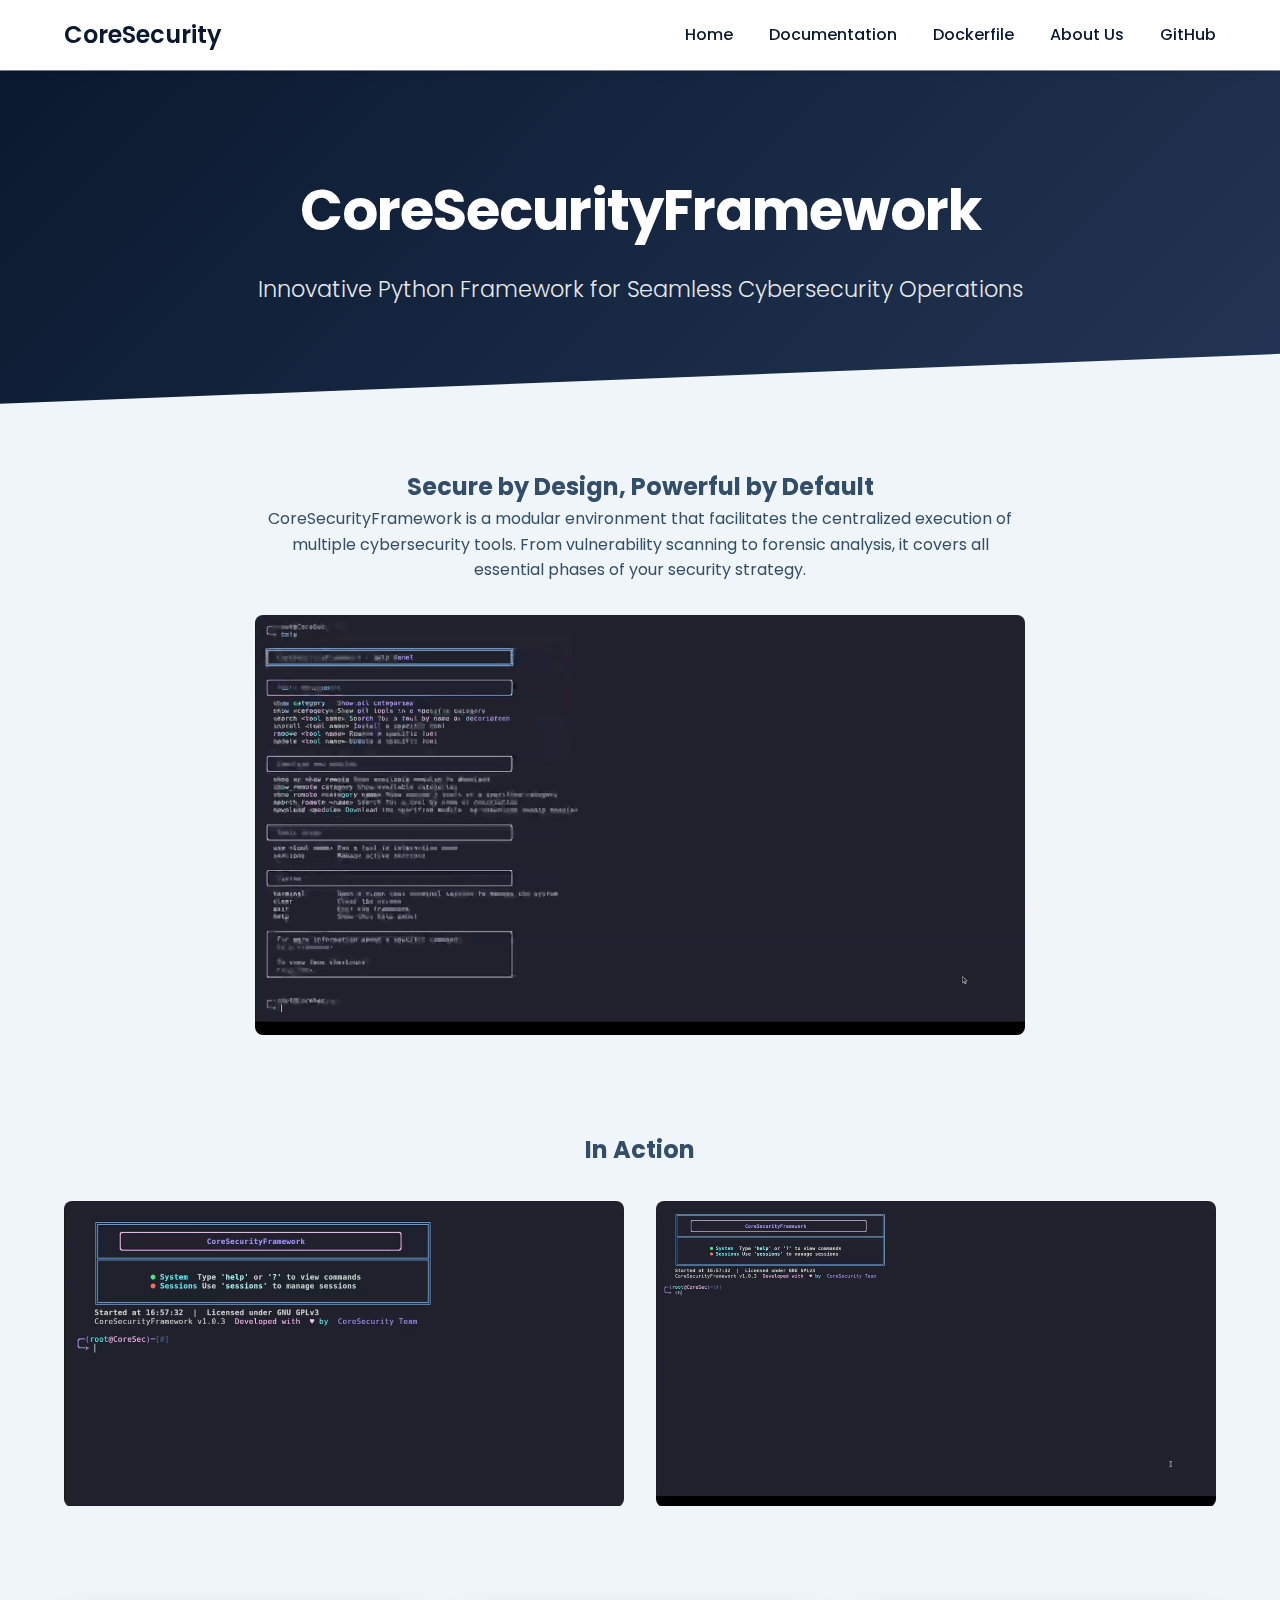
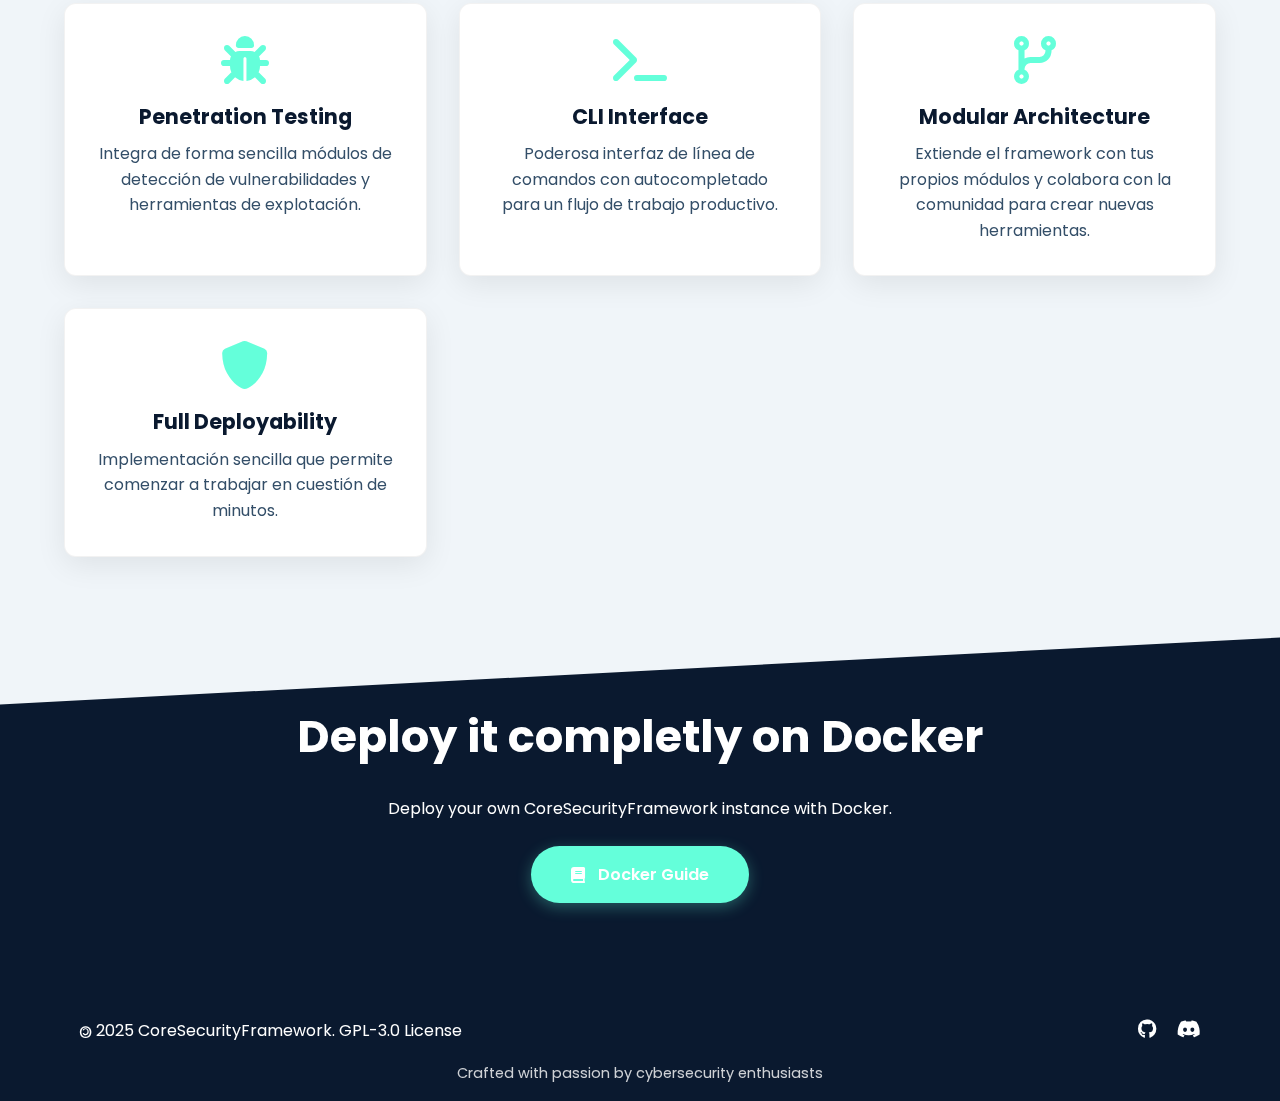
<file: index.html>
<!DOCTYPE html>
<html lang="en">

<head>
    <meta charset="UTF-8" />
    <meta name="viewport" content="width=device-width, initial-scale=1.0"/>
    <title>CoreSecurity - Home</title>
    <link rel="icon" type="image/x-icon" href="favicon.ico"/>
    <meta name="description"
          content="Open-source Python framework for network security, forensic analysis, and penetration testing. Designed for security professionals and ethical hackers."/>
    <meta property="og:title" content="CoreSecurityFramework"/>
    <meta property="og:description" content="Innovative Python Cybersecurity Toolkit"/>
    <!-- Google Fonts -->
    <link href="https://fonts.googleapis.com/css2?family=Poppins:wght@300;400;600&display=swap" rel="stylesheet">
    <link href="https://cdnjs.cloudflare.com/ajax/libs/font-awesome/6.0.0-beta3/css/all.min.css" rel="stylesheet"/>
    <link rel="stylesheet" href="styles.css"/>
</head>

<body>
    <!-- Navegación principal -->
    <nav class="nav">
        <div class="container nav-content">
            <h2 class="logo">CoreSecurity</h2>
            <div class="nav-links">
                <a href="index.html">Home</a>
                <a href="docs.html">Documentation</a>
                <a href="docker.html">Dockerfile</a>
                <a href="about.html">About Us</a>
                <a href="https://github.com/CoreSecFrame/CoreSecFrame">GitHub</a>
            </div>
        </div>
    </nav>

    <!-- Hero -->
    <header class="hero">
        <div class="container">
            <h1>CoreSecurityFramework</h1>
            <p class="header-subtitle">Innovative Python Framework for Seamless Cybersecurity Operations</p>
        </div>
    </header>

    <!-- Intro con imagen y explicación -->
    <section class="intro">
        <div class="container intro-content">
            <h2>Secure by Design, Powerful by Default</h2>
            <p>
                CoreSecurityFramework is a modular environment that facilitates the centralized execution of multiple cybersecurity tools.
                From vulnerability scanning to forensic analysis, it covers all essential phases of your security strategy.
            </p>
            <video autoplay muted loop playsinline style="border-radius: 8px; margin-top: 2rem; width: 100%; display: block;">
                <source src="assets/main.mp4" type="video/mp4">
                Your browser does not support the video tag.
            </video>
        </div>
    </section>
    
    <!-- Sección de vídeos demostrativos en loop sin controles -->
    <section class="container" style="padding: 2rem 0; text-align:center;">
        <h2>In Action</h2>
        <div style="display: grid; gap: 2rem; grid-template-columns: repeat(auto-fit, minmax(300px, 1fr)); margin-top: 2rem;">
            <div>
                <video autoplay muted loop playsinline style="border-radius: 8px; width: 100%; display: block;">
                    <source src="assets/demo.mp4" type="video/mp4">
                    Your browser does not support the video tag.
                </video>
            </div>
            <div>
                <video autoplay muted loop playsinline style="border-radius: 8px; width: 100%; display: block;">
                    <source src="assets/shop.mp4" type="video/mp4">
                    Your browser does not support the video tag.
                </video>
            </div>
        </div>
    </section>

    <!-- Features -->
    <section id="features" class="features container">
        <div class="feature">
            <i class="fas fa-bug"></i>
            <h3>Penetration Testing</h3>
            <p>Integra de forma sencilla módulos de detección de vulnerabilidades y herramientas de explotación.</p>
        </div>
        <div class="feature">
            <i class="fas fa-terminal"></i>
            <h3>CLI Interface</h3>
            <p>Poderosa interfaz de línea de comandos con autocompletado para un flujo de trabajo productivo.</p>
        </div>
        <div class="feature">
            <i class="fas fa-code-branch"></i>
            <h3>Modular Architecture</h3>
            <p>Extiende el framework con tus propios módulos y colabora con la comunidad para crear nuevas herramientas.</p>
        </div>
        <div class="feature">
            <i class="fas fa-shield-alt"></i>
            <h3>Full Deployability</h3>
            <p>Implementación sencilla que permite comenzar a trabajar en cuestión de minutos.</p>
        </div>
    </section>

    <!-- CTA Section -->
    <section class="cta">
        <div class="container">
            <h2>Deploy it completly on Docker</h2>
            <p>Deploy your own CoreSecurityFramework instance with Docker.</p>
            <a href="docker.html" class="cta-btn">
                <i class="fas fa-book"></i> Docker Guide
            </a>
        </div>
    </section>

    <!-- Footer -->
    <footer>
        <div class="container footer-content">
            <p><span class="copyleft">&copy;</span> 2025 CoreSecurityFramework. GPL-3.0 License</p>
            <div class="social-links">
                <a href="https://github.com/CoreSecFrame/CoreSecFrame"><i class="fab fa-github"></i></a>
                <a href="#"><i class="fab fa-discord"></i></a>
            </div>
        </div>
        <div class="container footer-credit">
            <p>Crafted with passion by cybersecurity enthusiasts</p>
        </div>
    </footer>
</body>
</html>
</file>
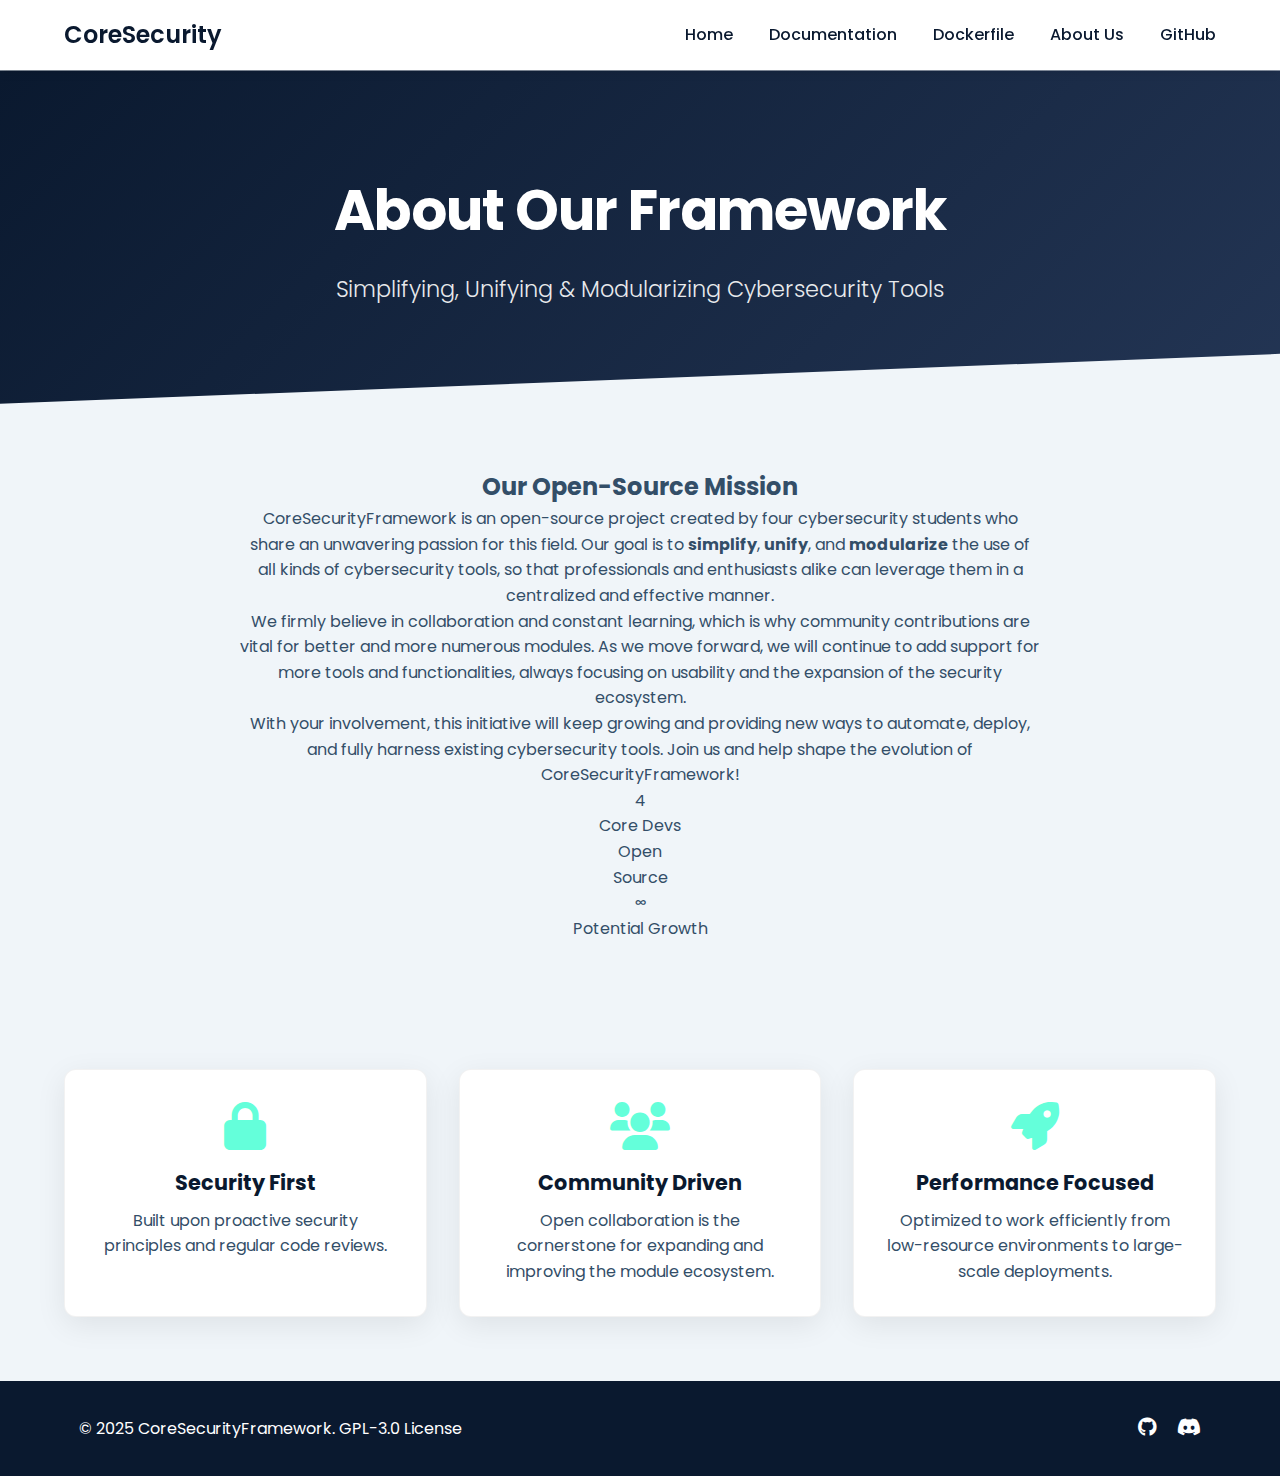
<file: about.html>
<!DOCTYPE html>
<html lang="en">
<head>
    <meta charset="UTF-8">
    <meta name="viewport" content="width=device-width, initial-scale=1.0">
    <title>CoreSecurity - About</title>
    <link rel="icon" type="image/x-icon" href="favicon.ico"/>
    <meta name="description" content="Learn about CoreSecurityFramework's origin, its open-source philosophy, and the team behind it">
    <!-- Google Fonts -->
    <link href="https://fonts.googleapis.com/css2?family=Poppins:wght@300;400;600&display=swap" rel="stylesheet">
    <link href="https://cdnjs.cloudflare.com/ajax/libs/font-awesome/6.0.0-beta3/css/all.min.css" rel="stylesheet">
    <link rel="stylesheet" href="styles.css">
</head>
<body>
    <!-- Navigation -->
    <nav class="nav">
        <div class="container nav-content">
            <h2 class="logo">CoreSecurity</h2>
            <div class="nav-links">
                <a href="index.html">Home</a>
                <a href="docs.html">Documentation</a>
                <a href="docker.html">Dockerfile</a>
                <a href="about.html">About Us</a>
                <a href="https://github.com/CoreSecFrame/CoreSecFrame">GitHub</a>
            </div>
        </div>
    </nav>

    <!-- Hero / Header -->
    <header class="hero about-hero">
        <div class="container">
            <h1>About Our Framework</h1>
            <p class="header-subtitle">Simplifying, Unifying & Modularizing Cybersecurity Tools</p>
        </div>
    </header>

    <!-- Introduction Section -->
    <section class="intro">
        <div class="container">
            <div class="intro-content">
                <h2>Our Open-Source Mission</h2>
                <p>
                    CoreSecurityFramework is an open-source project created by four cybersecurity students who share an unwavering passion for this field. Our goal is to <strong>simplify</strong>, <strong>unify</strong>, and <strong>modularize</strong> the use of all kinds of cybersecurity tools, so that professionals and enthusiasts alike can leverage them in a centralized and effective manner.
                </p>
                <p>
                    We firmly believe in collaboration and constant learning, which is why community contributions are vital for better and more numerous modules. As we move forward, we will continue to add support for more tools and functionalities, always focusing on usability and the expansion of the security ecosystem.
                </p>
                <p>
                    With your involvement, this initiative will keep growing and providing new ways to automate, deploy, and fully harness existing cybersecurity tools. Join us and help shape the evolution of CoreSecurityFramework!
                </p>

                <div class="stats-grid">
                    <div class="stat">
                        <div class="stat-number">4</div>
                        <div class="stat-label">Core Devs</div>
                    </div>
                    <div class="stat">
                        <div class="stat-number">Open</div>
                        <div class="stat-label">Source</div>
                    </div>
                    <div class="stat">
                        <div class="stat-number">∞</div>
                        <div class="stat-label">Potential Growth</div>
                    </div>
                </div>
            </div>
        </div>
    </section>

    <!-- Philosophy / Pillars -->
    <section id="philosophy" class="features container">
        <div class="feature">
            <i class="fas fa-lock"></i>
            <h3>Security First</h3>
            <p>Built upon proactive security principles and regular code reviews.</p>
        </div>
        <div class="feature">
            <i class="fas fa-users"></i>
            <h3>Community Driven</h3>
            <p>Open collaboration is the cornerstone for expanding and improving the module ecosystem.</p>
        </div>
        <div class="feature">
            <i class="fas fa-rocket"></i>
            <h3>Performance Focused</h3>
            <p>Optimized to work efficiently from low-resource environments to large-scale deployments.</p>
        </div>
    </section>

    <!-- Footer -->
    <footer>
        <div class="container footer-content">
            <p>&copy; 2025 CoreSecurityFramework. GPL-3.0 License</p>
            <div class="social-links">
                <a href="https://github.com/CoreSecFrame/CoreSecFrame"><i class="fab fa-github"></i></a>
                <a href="#"><i class="fab fa-discord"></i></a>
            </div>
        </div>
    </footer>
</body>
</html>
</file>
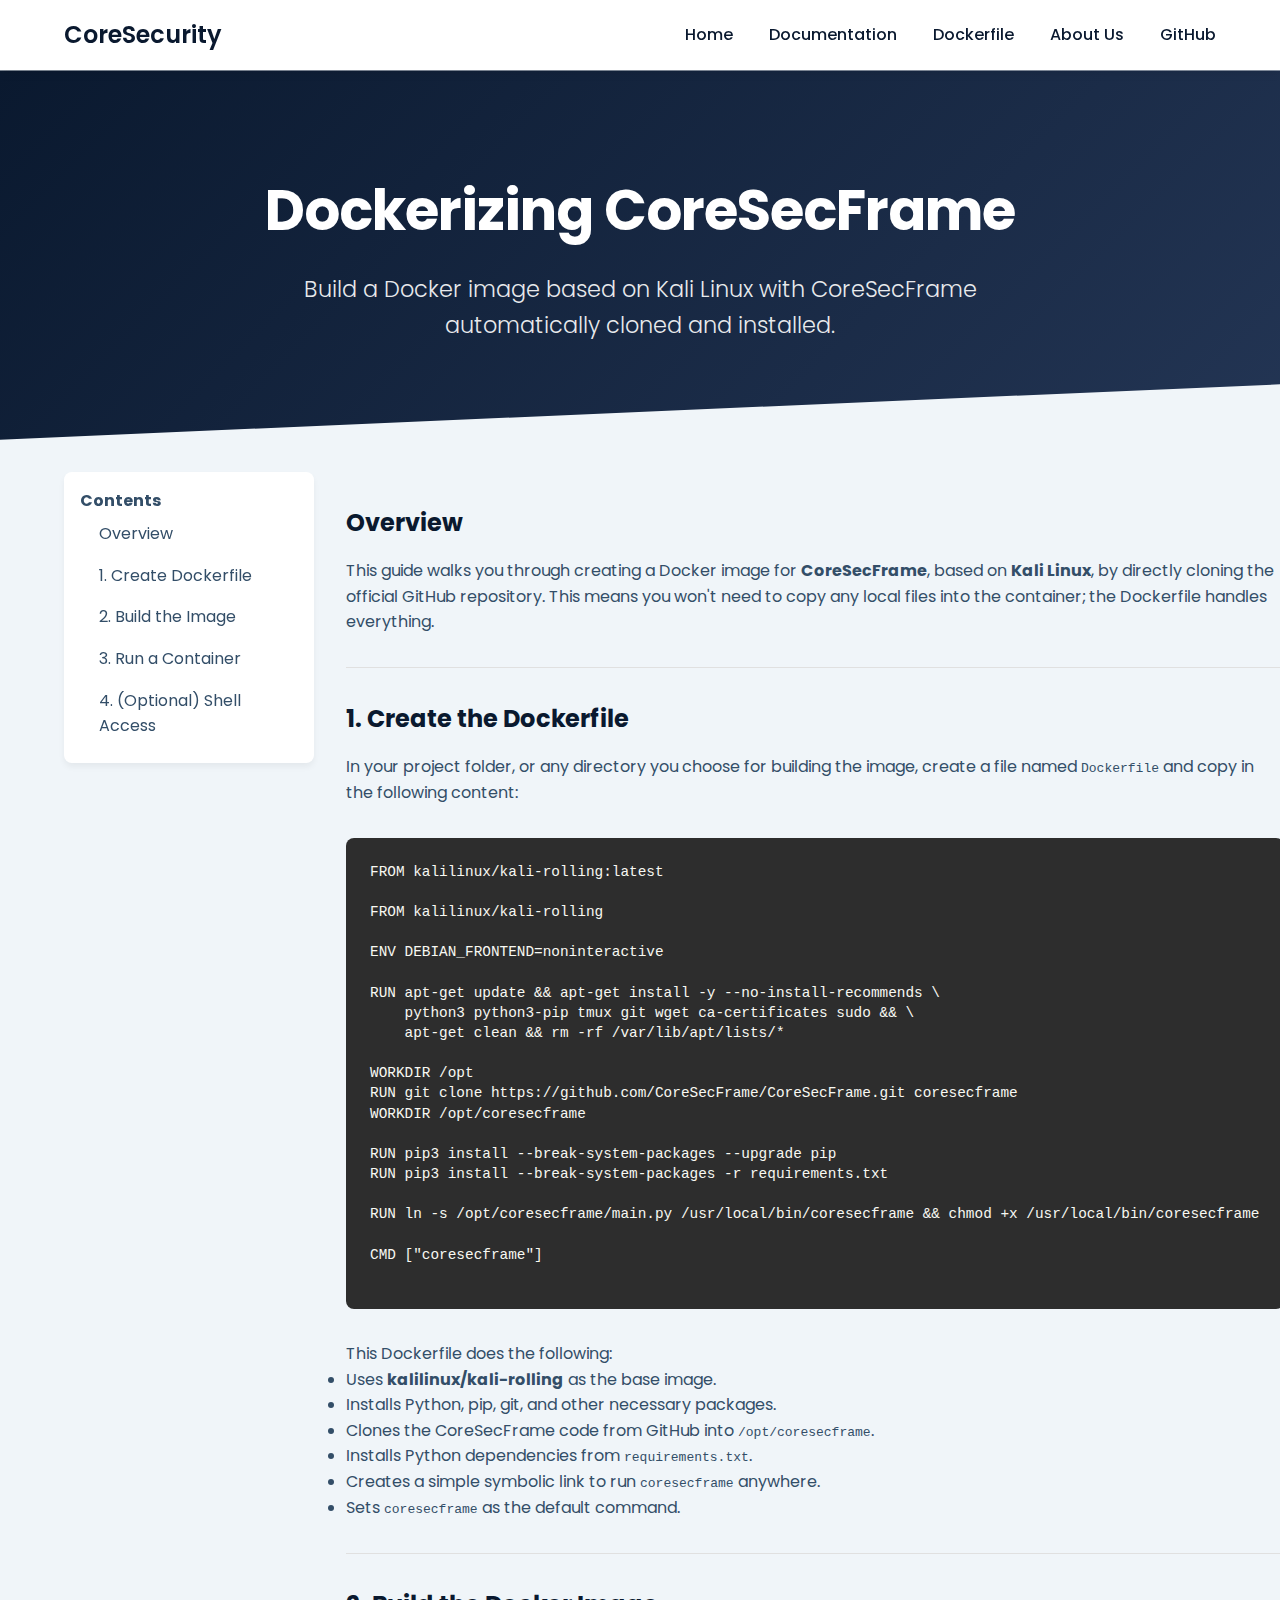
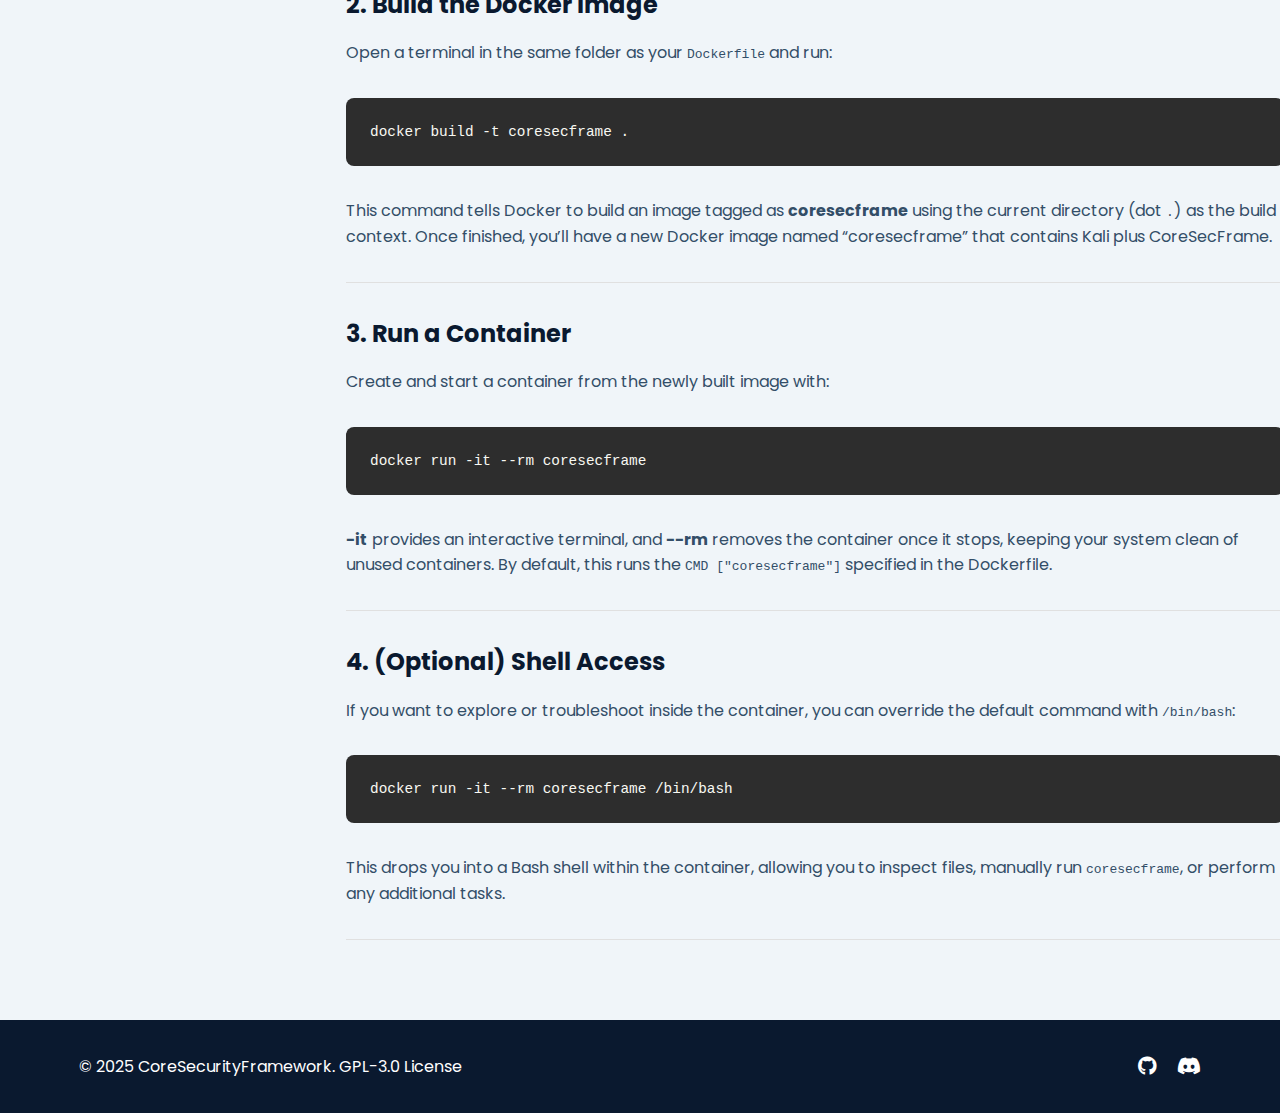
<file: docker.html>
<!DOCTYPE html>
<html lang="en">
<head>
    <!-- Head (cabecera) coherente con el resto del sitio -->
    <meta charset="UTF-8">
    <meta name="viewport" content="width=device-width, initial-scale=1.0">
    <title>CoreSecurity - Docker</title>
    <link rel="icon" type="image/x-icon" href="favicon.ico"/>
    <meta name="description"
          content="Tutorial on how to create a Docker image for CoreSecFrame based on Kali Linux, cloning from GitHub">

    <!-- Fuentes y estilos del proyecto -->
    <link href="https://fonts.googleapis.com/css2?family=Poppins:wght@300;400;600&display=swap" rel="stylesheet">
    <link href="https://cdnjs.cloudflare.com/ajax/libs/font-awesome/6.0.0-beta3/css/all.min.css" rel="stylesheet">
    <!-- Ajustar la ruta si tu archivo styles.css está en otra ubicación -->
    <link rel="stylesheet" href="styles.css">
</head>
<body>
    <!-- Barra de navegación -->
    <nav class="nav">
        <div class="container nav-content">
            <h2 class="logo">CoreSecurity</h2>
            <div class="nav-links">
                <a href="index.html">Home</a>
                <a href="docs.html">Documentation</a>
                <a href="docker.html">Dockerfile</a>
                <a href="about.html">About Us</a>
                <a href="https://github.com/CoreSecFrame/CoreSecFrame">GitHub</a>
            </div>
        </div>
    </nav>

    <!-- Hero (encabezado) -->
    <header class="hero docs-hero">
        <div class="container">
            <h1>Dockerizing CoreSecFrame</h1>
            <p class="header-subtitle">
                Build a Docker image based on Kali Linux with CoreSecFrame
                automatically cloned and installed.
            </p>
        </div>
    </header>

    <!-- Contenido principal -->
    <div class="container docs-container" style="margin-bottom: 3rem;">
        <!-- Menú lateral (opcional) -->
        <aside class="doc-nav">
            <h4>Contents</h4>
            <a href="#overview">Overview</a>
            <a href="#dockerfile">1. Create Dockerfile</a>
            <a href="#build">2. Build the Image</a>
            <a href="#run">3. Run a Container</a>
            <a href="#shell">4. (Optional) Shell Access</a>
        </aside>

        <!-- Secciones de documentación -->
        <main class="doc-content">
            <!-- Descripción general -->
            <section id="overview" class="doc-section">
                <h2>Overview</h2>
                <p>
                    This guide walks you through creating a Docker image for
                    <strong>CoreSecFrame</strong>, based on
                    <strong>Kali Linux</strong>, by directly cloning the
                    official GitHub repository. This means you won't need
                    to copy any local files into the container; the Dockerfile
                    handles everything.
                </p>
            </section>

            <!-- Paso 1: Dockerfile -->
            <section id="dockerfile" class="doc-section">
                <h2>1. Create the Dockerfile</h2>
                <p>
                    In your project folder, or any directory you choose for building the image,
                    create a file named <code>Dockerfile</code> and copy in the following content:
                </p>
                <div class="code-snippet">
<pre><code>FROM kalilinux/kali-rolling:latest

FROM kalilinux/kali-rolling

ENV DEBIAN_FRONTEND=noninteractive

RUN apt-get update && apt-get install -y --no-install-recommends \
    python3 python3-pip tmux git wget ca-certificates sudo && \
    apt-get clean && rm -rf /var/lib/apt/lists/*

WORKDIR /opt
RUN git clone https://github.com/CoreSecFrame/CoreSecFrame.git coresecframe
WORKDIR /opt/coresecframe

RUN pip3 install --break-system-packages --upgrade pip
RUN pip3 install --break-system-packages -r requirements.txt

RUN ln -s /opt/coresecframe/main.py /usr/local/bin/coresecframe && chmod +x /usr/local/bin/coresecframe

CMD ["coresecframe"]

</code></pre>
                </div>
                <p>
                    This Dockerfile does the following:
                </p>
                <ul>
                    <li>Uses <strong>kalilinux/kali-rolling</strong> as the base image.</li>
                    <li>Installs Python, pip, git, and other necessary packages.</li>
                    <li>Clones the CoreSecFrame code from GitHub into <code>/opt/coresecframe</code>.</li>
                    <li>Installs Python dependencies from <code>requirements.txt</code>.</li>
                    <li>Creates a simple symbolic link to run <code>coresecframe</code> anywhere.</li>
                    <li>Sets <code>coresecframe</code> as the default command.</li>
                </ul>
            </section>

            <!-- Paso 2: Build -->
            <section id="build" class="doc-section">
                <h2>2. Build the Docker Image</h2>
                <p>
                    Open a terminal in the same folder as your <code>Dockerfile</code> and run:
                </p>
                <div class="code-snippet">
<pre><code>docker build -t coresecframe .
</code></pre>
                </div>
                <p>
                    This command tells Docker to build an image tagged as
                    <strong>coresecframe</strong> using the current directory
                    (dot <code>.</code>) as the build context. Once finished,
                    you’ll have a new Docker image named “coresecframe” that
                    contains Kali plus CoreSecFrame.
                </p>
            </section>

            <!-- Paso 3: Run -->
            <section id="run" class="doc-section">
                <h2>3. Run a Container</h2>
                <p>
                    Create and start a container from the newly built image with:
                </p>
                <div class="code-snippet">
<pre><code>docker run -it --rm coresecframe
</code></pre>
                </div>
                <p>
                    <strong>-it</strong> provides an interactive terminal,
                    and <strong>--rm</strong> removes the container once
                    it stops, keeping your system clean of unused containers.
                    By default, this runs the <code>CMD ["coresecframe"]</code>
                    specified in the Dockerfile.
                </p>
            </section>

            <!-- Paso 4: Shell -->
            <section id="shell" class="doc-section">
                <h2>4. (Optional) Shell Access</h2>
                <p>
                    If you want to explore or troubleshoot inside the container,
                    you can override the default command with <code>/bin/bash</code>:
                </p>
                <div class="code-snippet">
<pre><code>docker run -it --rm coresecframe /bin/bash
</code></pre>
                </div>
                <p>
                    This drops you into a Bash shell within the container,
                    allowing you to inspect files, manually run
                    <code>coresecframe</code>, or perform any additional tasks.
                </p>
            </section>
        </main>
    </div>

    <!-- Footer -->
    <footer>
        <div class="container footer-content">
            <p>&copy; 2025 CoreSecurityFramework. GPL-3.0 License</p>
            <div class="social-links">
                <a href="https://github.com/CoreSecFrame/CoreSecFrame"><i class="fab fa-github"></i></a>
                <a href="#"><i class="fab fa-discord"></i></a>
            </div>
        </div>
    </footer>
</body>
</html>
</file>
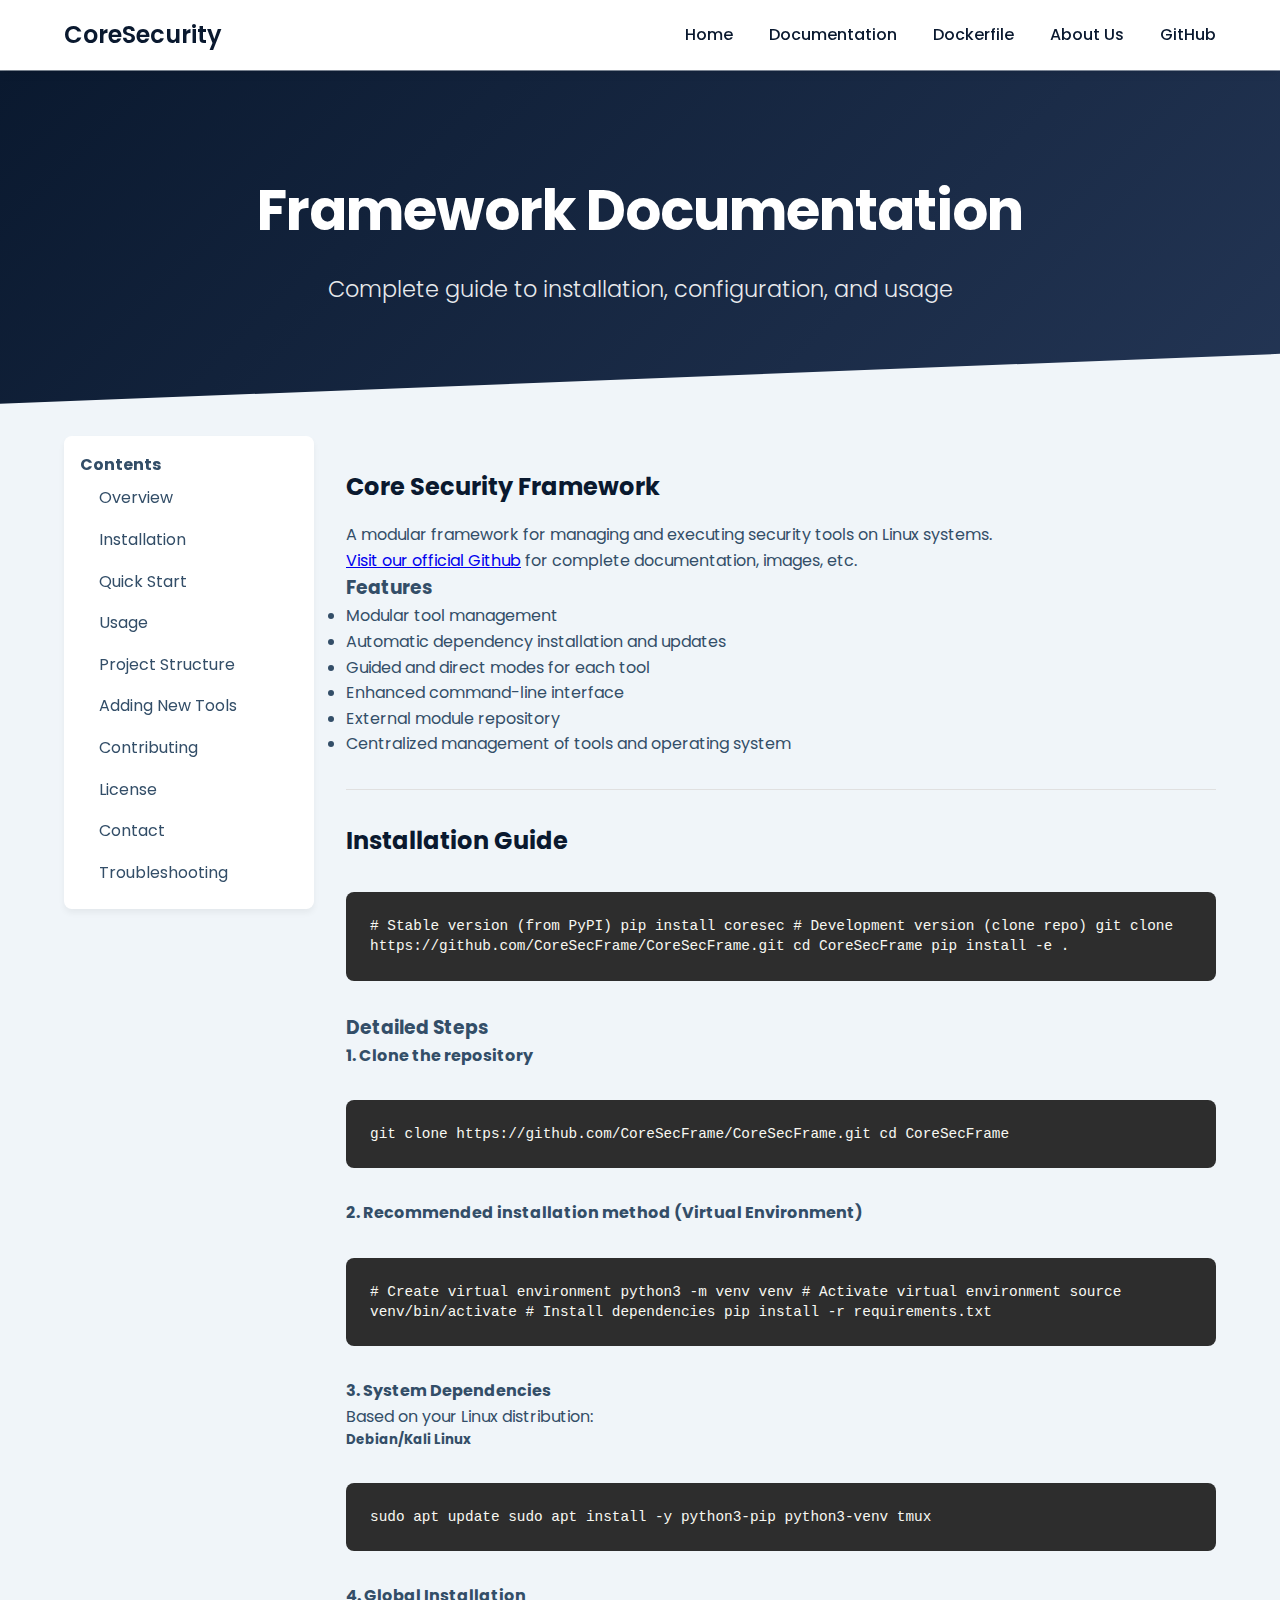
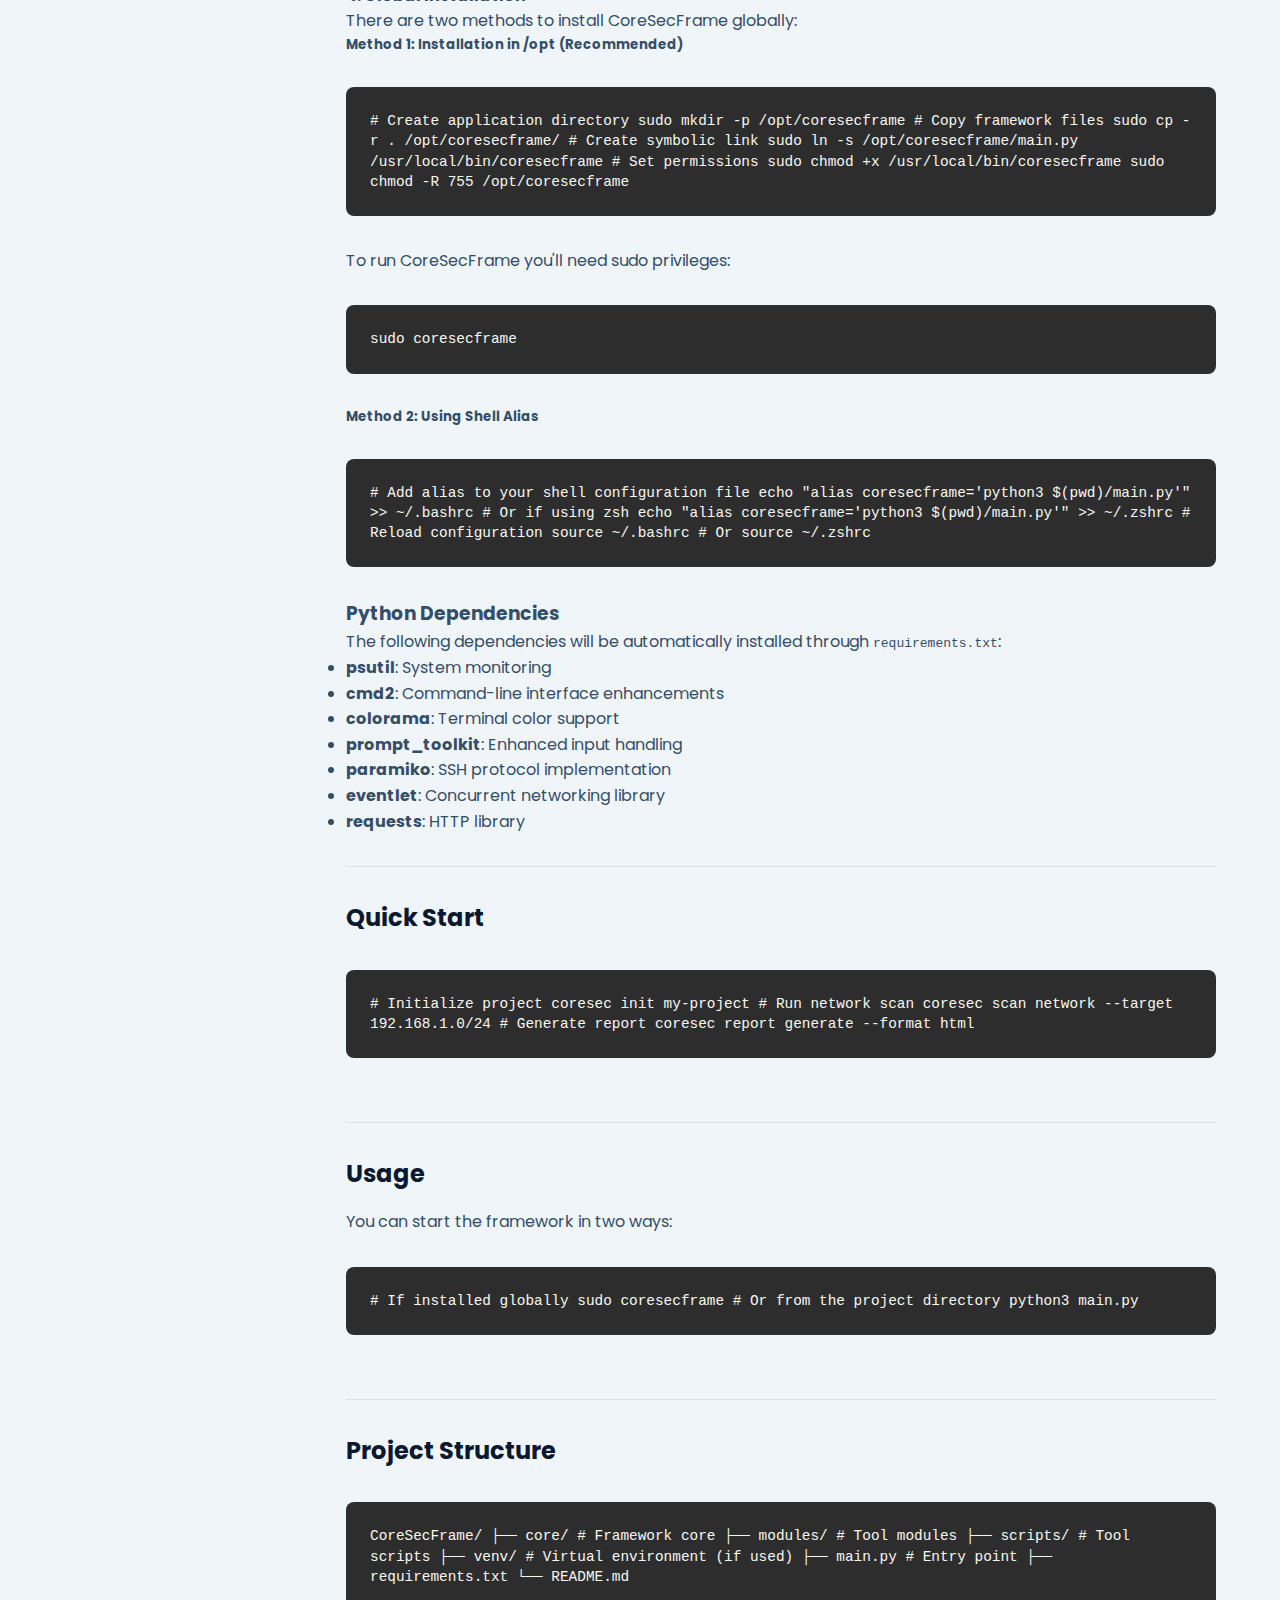
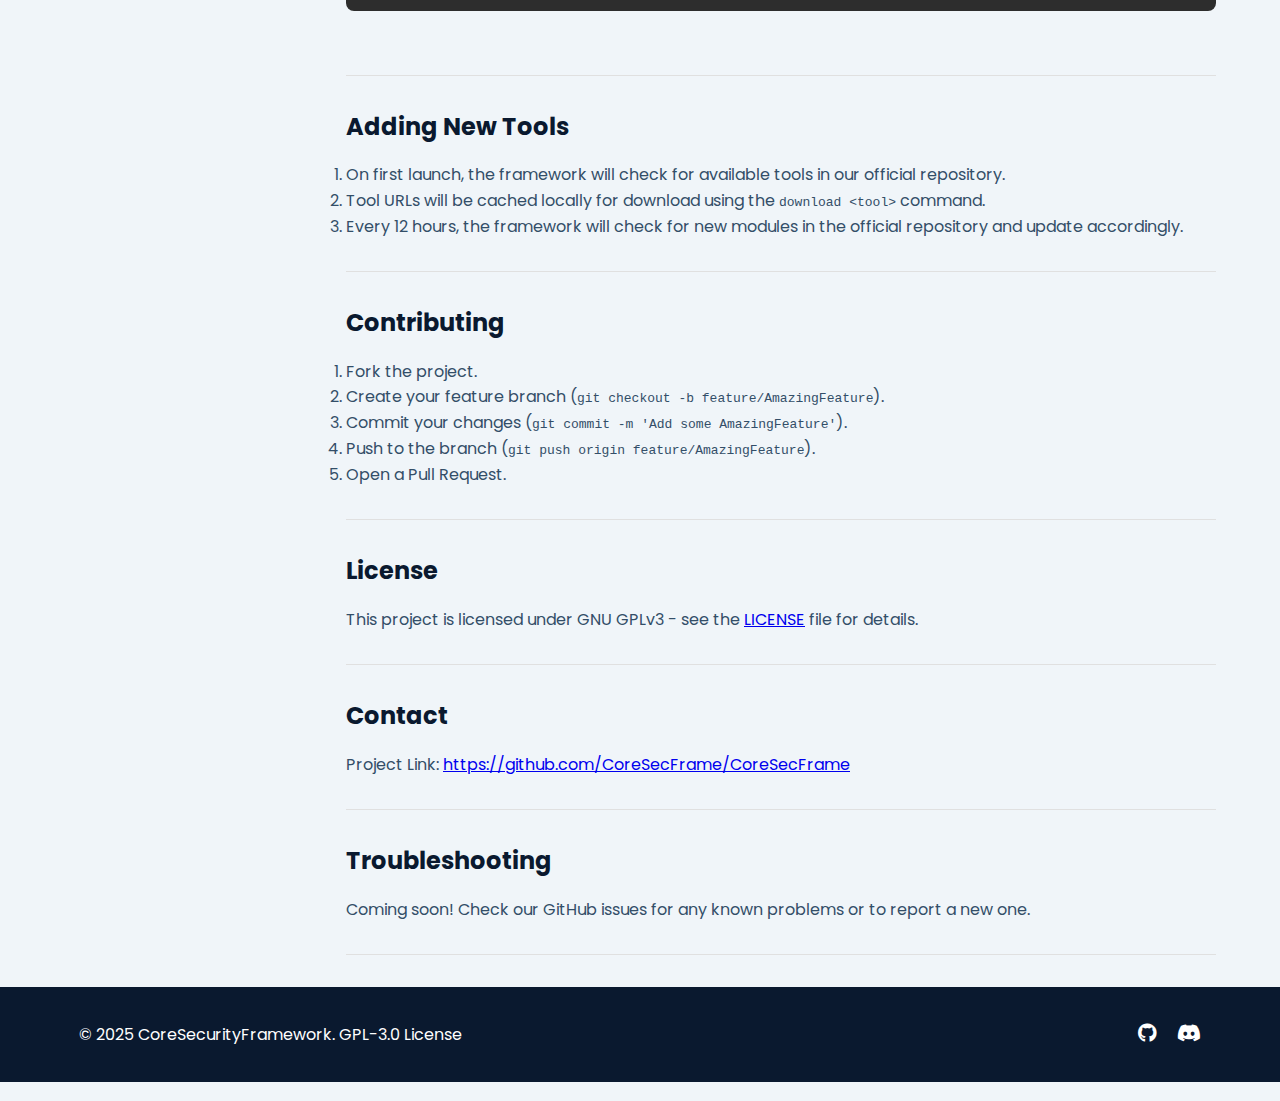
<file: docs.html>
<!DOCTYPE html>
<html lang="en">
<head>
    <!-- Cabecera original -->
    <meta charset="UTF-8">
    <meta name="viewport" content="width=device-width, initial-scale=1.0">
    <title>CoreSecurity - Docs</title>
    <link rel="icon" type="image/x-icon" href="favicon.ico"/>
    <meta name="description" content="Official documentation for CoreSecurityFramework - Installation, usage, and API reference">
    <!-- Google Fonts -->
    <link href="https://fonts.googleapis.com/css2?family=Poppins:wght@300;400;600&display=swap" rel="stylesheet">
    <link href="https://cdnjs.cloudflare.com/ajax/libs/font-awesome/6.0.0-beta3/css/all.min.css" rel="stylesheet">
    <link rel="stylesheet" href="styles.css">
</head>
<body>
    <!-- Navegación principal -->
    <nav class="nav">
        <div class="container nav-content">
            <h2 class="logo">CoreSecurity</h2>
            <div class="nav-links">
                <a href="index.html">Home</a>
                <a href="docs.html">Documentation</a>
                <a href="docker.html">Dockerfile</a>
                <a href="about.html">About Us</a>
                <a href="https://github.com/CoreSecFrame/CoreSecFrame">GitHub</a>
            </div>
        </div>
    </nav>

    <!-- Hero -->
    <header class="hero docs-hero">
        <div class="container">
            <h1>Framework Documentation</h1>
            <p class="header-subtitle">Complete guide to installation, configuration, and usage</p>
        </div>
    </header>

    <!-- Contenedor principal para la documentación -->
    <div class="container docs-container">
        <aside class="doc-nav">
            <h4>Contents</h4>
            <a href="#intro-overview">Overview</a>
            <a href="#installation">Installation</a>
            <a href="#quickstart">Quick Start</a>
            <a href="#usage">Usage</a>
            <a href="#project-structure">Project Structure</a>
            <a href="#adding-new-tools">Adding New Tools</a>
            <a href="#contributing">Contributing</a>
            <a href="#license">License</a>
            <a href="#contact">Contact</a>
            <a href="#troubleshooting">Troubleshooting</a>
        </aside>

        <main class="doc-content">
            <!-- Presentación del framework (nuevo) -->
            <section id="intro-overview" class="doc-section">
                <h2>Core Security Framework</h2>
                <p>
                    A modular framework for managing and executing security tools on Linux systems.
                    <br>
                    <a href="https://coresecframe.github.io/" target="_blank">Visit our official Github</a> for complete documentation, images, etc.
                </p>
                <h3>Features</h3>
                <ul>
                    <li>Modular tool management</li>
                    <li>Automatic dependency installation and updates</li>
                    <li>Guided and direct modes for each tool</li>
                    <li>Enhanced command-line interface</li>
                    <li>External module repository</li>
                    <li>Centralized management of tools and operating system</li>
                </ul>
            </section>

            <!-- Sección de instalación original + contenido ampliado -->
            <section id="installation" class="doc-section">
                <h2>Installation Guide</h2>

                <!-- Instalación (versión PyPI estable o repositorio dev) -->
                <div class="code-snippet">
                    <code>
# Stable version (from PyPI)
pip install coresec

# Development version (clone repo)
git clone https://github.com/CoreSecFrame/CoreSecFrame.git
cd CoreSecFrame
pip install -e .
                    </code>
                </div>

                <h3>Detailed Steps</h3>
                <h4>1. Clone the repository</h4>
                <div class="code-snippet">
                    <code>
git clone https://github.com/CoreSecFrame/CoreSecFrame.git
cd CoreSecFrame
                    </code>
                </div>

                <h4>2. Recommended installation method (Virtual Environment)</h4>
                <div class="code-snippet">
                    <code>
# Create virtual environment
python3 -m venv venv

# Activate virtual environment
source venv/bin/activate

# Install dependencies
pip install -r requirements.txt
                    </code>
                </div>

                <h4>3. System Dependencies</h4>
                <p>Based on your Linux distribution:</p>
                <h5>Debian/Kali Linux</h5>
                <div class="code-snippet">
                    <code>
sudo apt update
sudo apt install -y python3-pip python3-venv tmux
                    </code>
                </div>

                <h4>4. Global Installation</h4>
                <p>There are two methods to install CoreSecFrame globally:</p>

                <h5>Method 1: Installation in /opt (Recommended)</h5>
                <div class="code-snippet">
                    <code>
# Create application directory
sudo mkdir -p /opt/coresecframe

# Copy framework files
sudo cp -r . /opt/coresecframe/

# Create symbolic link
sudo ln -s /opt/coresecframe/main.py /usr/local/bin/coresecframe

# Set permissions
sudo chmod +x /usr/local/bin/coresecframe
sudo chmod -R 755 /opt/coresecframe
                    </code>
                </div>

                <p>To run CoreSecFrame you'll need sudo privileges:</p>
                <div class="code-snippet">
                    <code>
sudo coresecframe
                    </code>
                </div>

                <h5>Method 2: Using Shell Alias</h5>
                <div class="code-snippet">
                    <code>
# Add alias to your shell configuration file
echo "alias coresecframe='python3 $(pwd)/main.py'" >> ~/.bashrc
# Or if using zsh
echo "alias coresecframe='python3 $(pwd)/main.py'" >> ~/.zshrc

# Reload configuration
source ~/.bashrc # Or source ~/.zshrc
                    </code>
                </div>

                <h3>Python Dependencies</h3>
                <p>The following dependencies will be automatically installed through <code>requirements.txt</code>:</p>
                <ul>
                    <li><strong>psutil</strong>: System monitoring</li>
                    <li><strong>cmd2</strong>: Command-line interface enhancements</li>
                    <li><strong>colorama</strong>: Terminal color support</li>
                    <li><strong>prompt_toolkit</strong>: Enhanced input handling</li>
                    <li><strong>paramiko</strong>: SSH protocol implementation</li>
                    <li><strong>eventlet</strong>: Concurrent networking library</li>
                    <li><strong>requests</strong>: HTTP library</li>
                </ul>
            </section>

            <!-- Quickstart original -->
            <section id="quickstart" class="doc-section">
                <h2>Quick Start</h2>
                <div class="code-snippet">
                    <code>
# Initialize project
coresec init my-project

# Run network scan
coresec scan network --target 192.168.1.0/24

# Generate report
coresec report generate --format html
                    </code>
                </div>
            </section>

            <!-- Uso (nuevo) -->
            <section id="usage" class="doc-section">
                <h2>Usage</h2>
                <p>You can start the framework in two ways:</p>
                <div class="code-snippet">
                    <code>
# If installed globally
sudo coresecframe

# Or from the project directory
python3 main.py
                    </code>
                </div>
            </section>

            <!-- Estructura del proyecto (nuevo) -->
            <section id="project-structure" class="doc-section">
                <h2>Project Structure</h2>
                <div class="code-snippet">
                    <code>
CoreSecFrame/
├── core/           # Framework core
├── modules/        # Tool modules
├── scripts/        # Tool scripts
├── venv/           # Virtual environment (if used)
├── main.py         # Entry point
├── requirements.txt
└── README.md
                    </code>
                </div>
            </section>

            <!-- Sección para añadir nuevas herramientas (nuevo) -->
            <section id="adding-new-tools" class="doc-section">
                <h2>Adding New Tools</h2>
                <ol>
                    <li>On first launch, the framework will check for available tools in our official repository.</li>
                    <li>Tool URLs will be cached locally for download using the <code>download &lt;tool&gt;</code> command.</li>
                    <li>Every 12 hours, the framework will check for new modules in the official repository and update accordingly.</li>
                </ol>
            </section>

            <!-- Contribución (nuevo) -->
            <section id="contributing" class="doc-section">
                <h2>Contributing</h2>
                <ol>
                    <li>Fork the project.</li>
                    <li>Create your feature branch (<code>git checkout -b feature/AmazingFeature</code>).</li>
                    <li>Commit your changes (<code>git commit -m 'Add some AmazingFeature'</code>).</li>
                    <li>Push to the branch (<code>git push origin feature/AmazingFeature</code>).</li>
                    <li>Open a Pull Request.</li>
                </ol>
            </section>

            <!-- Licencia (nuevo) -->
            <section id="license" class="doc-section">
                <h2>License</h2>
                <p>This project is licensed under GNU GPLv3 - see the <a href="LICENSE">LICENSE</a> file for details.</p>
            </section>

            <!-- Contacto (nuevo) -->
            <section id="contact" class="doc-section">
                <h2>Contact</h2>
                <p>
                    Project Link: 
                    <a href="https://github.com/CoreSecFrame/CoreSecFrame" target="_blank">
                        https://github.com/CoreSecFrame/CoreSecFrame
                    </a>
                </p>
            </section>

            <!-- Sección Troubleshooting original (puede expandirse si se desea) -->
            <section id="troubleshooting" class="doc-section">
                <h2>Troubleshooting</h2>
                <p>Coming soon! Check our GitHub issues for any known problems or to report a new one.</p>
            </section>
        </main>
    </div>

    <!-- Footer original -->
    <footer>
        <div class="container footer-content">
            <p>&copy; 2025 CoreSecurityFramework. GPL-3.0 License</p>
            <div class="social-links">
                <a href="https://github.com/CoreSecFrame/CoreSecFrame"><i class="fab fa-github"></i></a>
                <a href="#"><i class="fab fa-discord"></i></a>
            </div>
        </div>
    </footer>
</body>
</html>
</file>
<file: styles.css>
:root {
    --primary-color: #0A192F; /* Deep navy */
    --secondary-color: #64FFDA; /* Bright teal */
    --accent-color: #F57C00; /* Vibrant orange */
    --background-color: #F0F5F9; /* Light background */
    --text-color: #334E68; /* Slate dark */
    --header-bg: linear-gradient(135deg, #0A192F, #233554);
    --footer-bg: #0A192F;
    --code-bg: #2D2D2D;
}

* {
    margin: 0;
    padding: 0;
    box-sizing: border-box;
}

body {
    font-family: 'Poppins', sans-serif;
    line-height: 1.6;
    color: var(--text-color);
    background-color: var(--background-color);
    scroll-behavior: smooth;
}

/* Container */
.container {
    width: 90%;
    max-width: 1200px;
    margin: 0 auto;
    padding: 0 15px;
}

/* Navigation */
.nav {
    position: sticky;
    top: 0;
    background: rgba(255, 255, 255, 0.95);
    backdrop-filter: blur(10px);
    z-index: 1000;
    box-shadow: 0 2px 10px rgba(0,0,0,0.1);
}

.nav-content {
    display: flex;
    justify-content: space-between;
    align-items: center;
    padding: 1rem 0;
}

.logo {
    font-weight: 600;
    color: var(--primary-color);
}

.nav-links a {
    color: var(--primary-color);
    text-decoration: none;
    margin-left: 2rem;
    font-weight: 500;
    transition: color 0.3s ease;
}

.nav-links a:hover {
    color: var(--secondary-color);
}

/* Header / Hero */
header.hero {
    background: var(--header-bg);
    color: white;
    padding: 6rem 0 4rem;
    clip-path: polygon(0 0, 100% 0, 100% 85%, 0 100%);
    text-align: center;
}

header.hero h1 {
    font-size: 3.5rem;
    margin-bottom: 1rem;
    letter-spacing: -1px;
}

.header-subtitle {
    font-size: 1.4rem;
    max-width: 800px;
    margin: 0 auto 2rem;
    opacity: 0.9;
    font-weight: 300;
}

/* Specific Hero for About and Docs */
header.about-hero,
header.docs-hero {
    background: var(--header-bg);
}

/* Introduction Section */
.intro {
    padding: 4rem 0;
    background: var(--background-color);
    text-align: center;
}

.intro-content {
    max-width: 800px;
    margin: 0 auto;
}

.code-snippet {
    background: var(--code-bg);
    color: #f8f8f2;
    padding: 1.5rem;
    border-radius: 8px;
    margin: 2rem 0;
    text-align: left;
    font-family: 'Courier New', monospace;
    font-size: 0.9rem;
    line-height: 1.4;
}

/* Features Section */
.features {
    display: grid;
    grid-template-columns: repeat(auto-fit, minmax(280px, 1fr));
    gap: 2rem;
    padding: 4rem 0;
}

.feature {
    background: #fff;
    border-radius: 12px;
    padding: 2rem;
    text-align: center;
    box-shadow: 0 8px 30px rgba(0,0,0,0.08);
    transition: transform 0.3s ease, box-shadow 0.3s ease;
    border: 1px solid rgba(0,0,0,0.05);
}

.feature:hover {
    transform: translateY(-5px);
    box-shadow: 0 12px 40px rgba(0,0,0,0.12);
}

.feature i {
    font-size: 3rem;
    color: var(--secondary-color);
    margin-bottom: 1rem;
    transition: transform 0.3s ease;
}

.feature:hover i {
    transform: scale(1.1);
}

.feature h3 {
    margin-bottom: 0.5rem;
    color: var(--primary-color);
    font-size: 1.3rem;
}

/* CTA Section */
.cta {
    background: var(--primary-color);
    color: white;
    text-align: center;
    padding: 5rem 0;
    position: relative;
    overflow: hidden;
}

.cta::before {
    content: '';
    position: absolute;
    top: -50px;
    left: 0;
    right: 0;
    height: 100px;
    background: var(--background-color);
    transform: skewY(-3deg);
}

.cta h2 {
    margin-bottom: 1.5rem;
    font-size: 2.8rem;
    position: relative;
}

.cta-btn {
    display: inline-flex;
    align-items: center;
    gap: 0.8rem;
    background: var(--secondary-color);
    color: white;
    padding: 1rem 2.5rem;
    text-decoration: none;
    border-radius: 50px;
    font-weight: 600;
    margin-top: 1.5rem;
    transition: transform 0.3s ease, background 0.3s ease;
    box-shadow: 0 4px 15px rgba(100, 255, 218, 0.3);
}

.cta-btn:hover {
    background: #52e0c4;
    transform: translateY(-2px);
}

/* Footer */
footer {
    background: var(--footer-bg);
    color: white;
    padding: 2rem 0 1rem;
}

.footer-content {
    display: flex;
    justify-content: space-between;
    align-items: center;
    flex-wrap: wrap;
    margin-bottom: 1rem;
}

.social-links a {
    color: white;
    text-decoration: none;
    margin-left: 1rem;
    font-size: 1.2rem;
    transition: color 0.3s ease;
}

.social-links a:hover {
    color: var(--secondary-color);
}

.footer-credit {
    text-align: center;
    font-size: 0.9rem;
    opacity: 0.8;
}

/* Documentation Page Styles */
.docs-container {
    display: grid;
    grid-template-columns: 250px 1fr;
    gap: 2rem;
    padding: 2rem 0;
}

.doc-nav {
    background: #fff;
    padding: 1rem;
    border-radius: 8px;
    box-shadow: 0 4px 6px rgba(0,0,0,0.05);
    position: sticky;
    top: 100px;
    height: fit-content;
}

.doc-nav a {
    display: block;
    padding: 0.5rem 1rem;
    color: var(--text-color);
    text-decoration: none;
    border-left: 3px solid transparent;
    transition: border-color 0.3s ease;
}

.doc-nav a:hover {
    border-color: var(--secondary-color);
}

.doc-section {
    padding: 2rem 0;
    border-bottom: 1px solid #e0e0e0;
}

.doc-section h2 {
    margin-bottom: 1rem;
    color: var(--primary-color);
}

.endpoint {
    background: #f8f9fa;
    padding: 1.5rem;
    border-radius: 8px;
    margin: 1rem 0;
}

.copyleft {
  display:inline-block;
  transform: rotate(180deg);
}

@media (max-width: 768px) {
    header.hero h1 {
        font-size: 2.5rem;
    }
    .nav-content {
        flex-direction: column;
        gap: 1rem;
    }
    .nav-links {
        text-align: center;
    }
    .nav-links a {
        margin: 0 1rem;
    }
    .features {
        grid-template-columns: 1fr;
    }
    .cta h2 {
        font-size: 2rem;
    }
    .docs-container {
        grid-template-columns: 1fr;
    }
}
</file>
